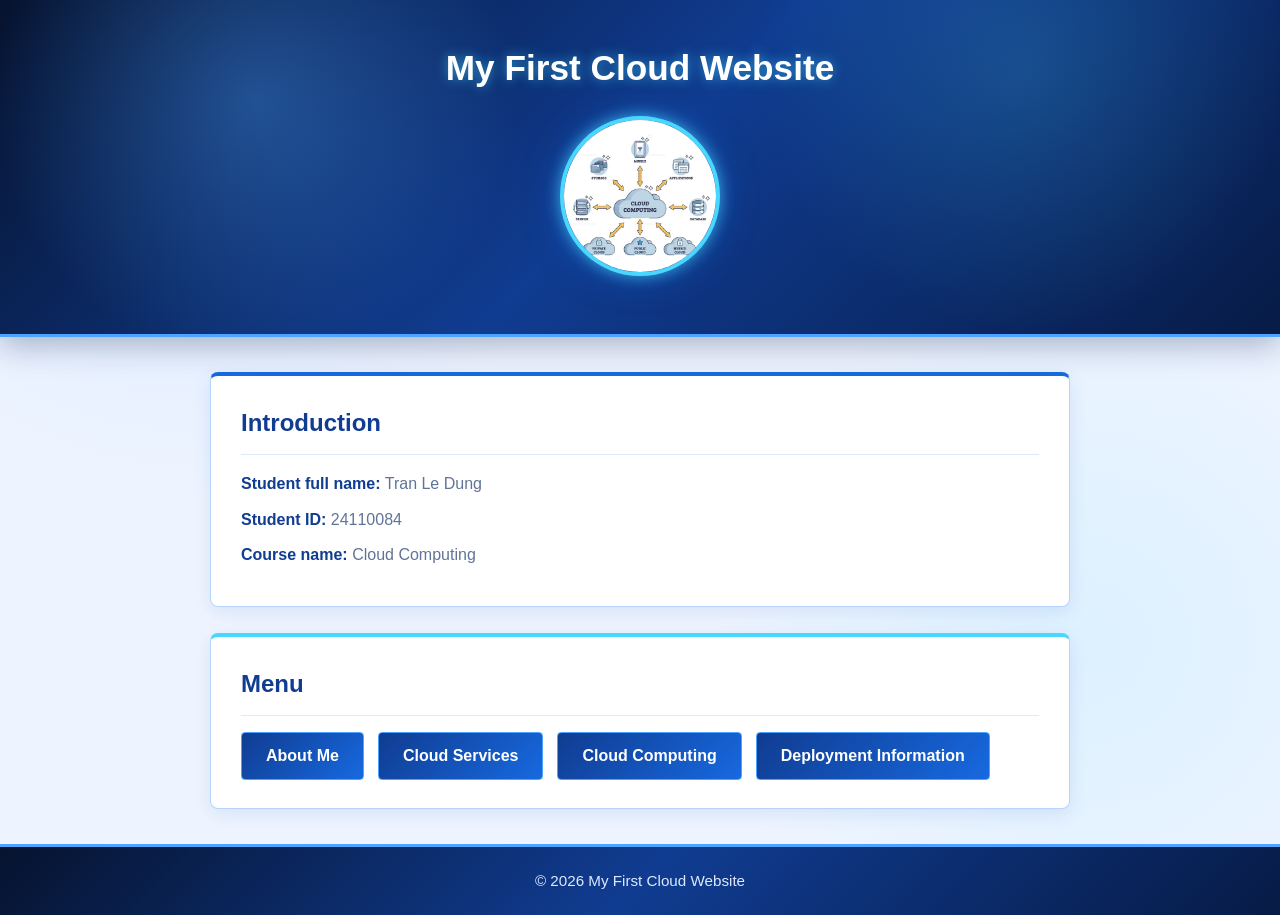
<file: index.html>
<!DOCTYPE html>
<html lang="en">

<head>
    <meta charset="UTF-8">
    <meta name="viewport" content="width=device-width, initial-scale=1.0">

    <title>My First Cloud Website</title>

    <link rel="stylesheet" href="asset/css/home.css">
    <script src="asset/js/home.js"></script>
</head>

<body>

    <header class="header">
        <h1>My First Cloud Website</h1>
        <img src="asset/image/intro.png" alt="Cloud Computing Introduction">
    </header>

    <main>

        <section class="intro">
            <h2>Introduction</h2>

            <p><strong>Student full name:</strong> Tran Le Dung</p>

            <p><strong>Student ID:</strong> 24110084</p>

            <p><strong>Course name:</strong> Cloud Computing</p>
        </section>

        <section class="menu">
            <h2>Menu</h2>
            <nav aria-label="Main navigation">
                <ul>
                    <li><a href="section/aboutMe.html">About Me</a></li>

                    <li><a href="section/cloudservice.html"> Cloud Services </a></li>
                     <li><a href="section/cloudComputing.html"> Cloud Computing </a></li>

                    <li><a href="section/deploymentInformation.html"> Deployment Information </a></li>
                </ul>
            </nav>
        </section>

    </main>

    <footer class="footer">
        <p>&copy; 2026 My First Cloud Website</p>
    </footer>

</body>
</file>
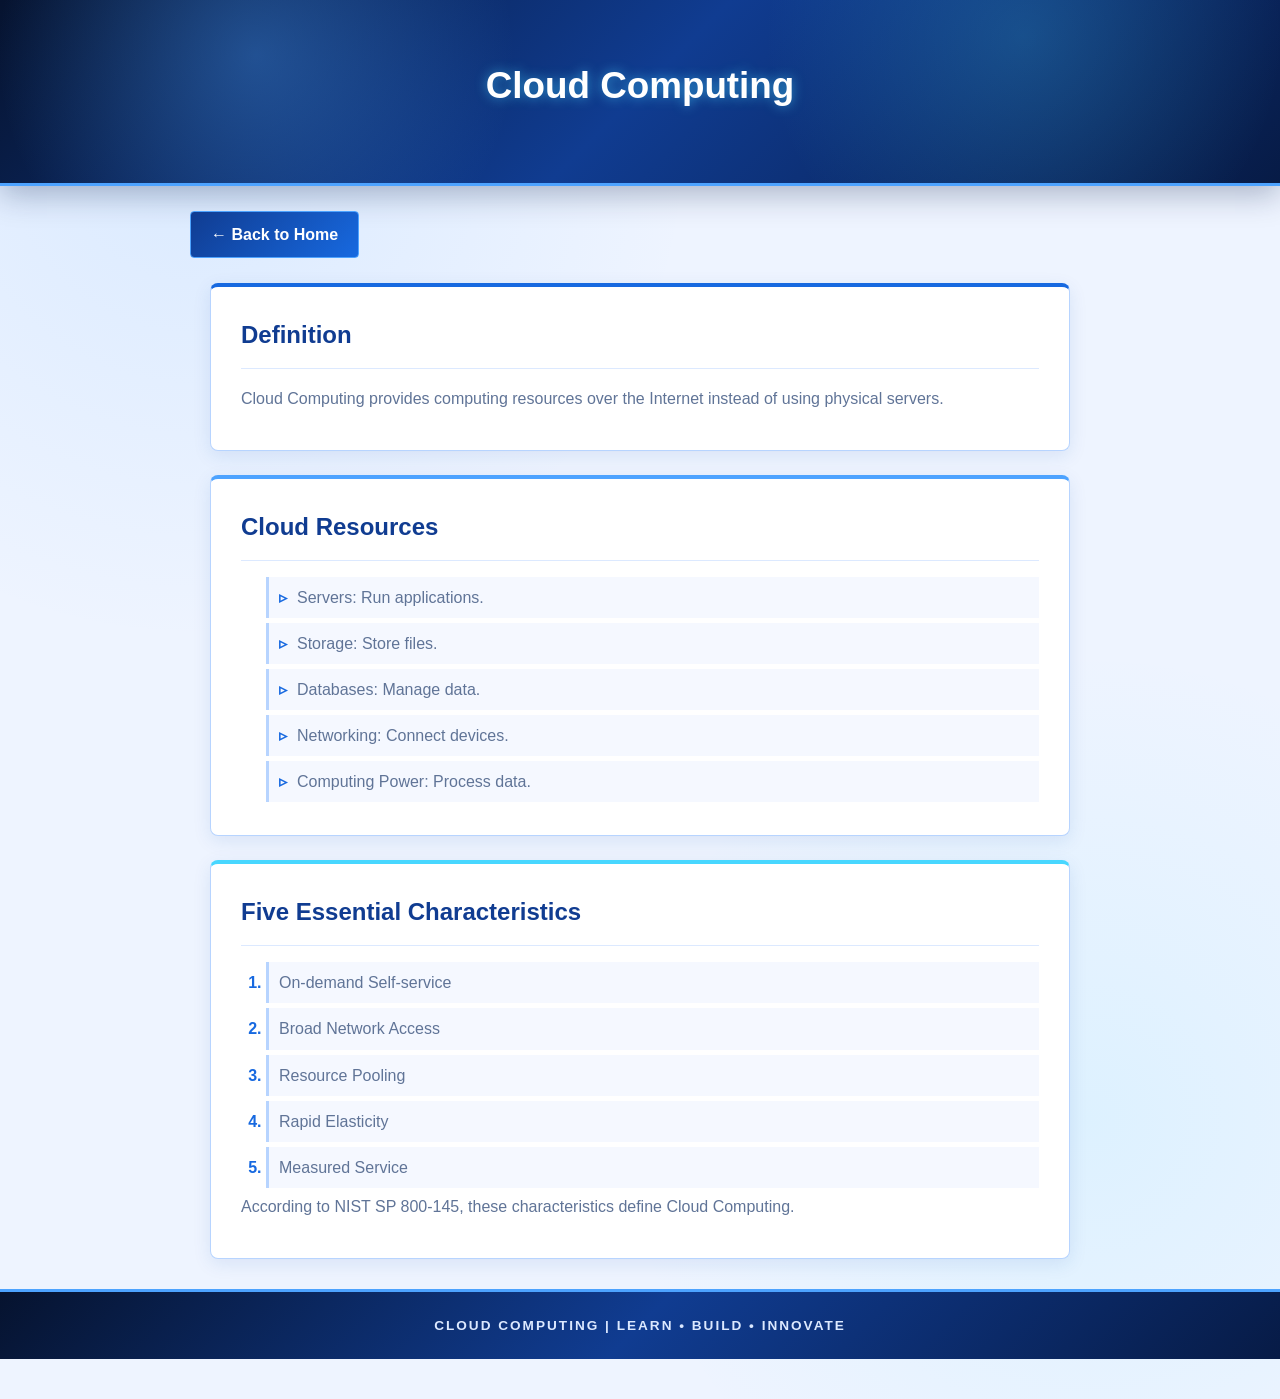
<file: section/cloudComputing.html>
<!DOCTYPE html>
<html lang="en">
<head>
    <meta charset="UTF-8">
    <meta name="viewport" content="width=device-width, initial-scale=1.0">
    <title>CloudComputing</title>
    <link rel="stylesheet" href="../asset/css/cloud.css">

</head>

<body>
    <h1>Cloud Computing</h1>
    <a class="back" href="../index.html">&larr; Back to Home</a>



    <div class="presentation">
        <section>
            <h2>Definition</h2>
            <p>
                Cloud Computing provides computing resources
                over the Internet instead of using physical servers.
            </p>
        </section>

        <section>
            <h2>Cloud Resources</h2>
            <ul>
                <li>Servers: Run applications.</li>
                <li>Storage: Store files.</li>
                <li>Databases: Manage data.</li>
                <li>Networking: Connect devices.</li>
                <li>Computing Power: Process data.</li>
            </ul>
        </section>

        <section>
            <h2>Five Essential Characteristics</h2>
            <ol>
                <li>On-demand Self-service</li>
                <li>Broad Network Access</li>
                <li>Resource Pooling</li>
                <li>Rapid Elasticity</li>
                <li>Measured Service</li>
            </ol>
            <p>
                According to NIST SP 800-145, these
                characteristics define Cloud Computing.
            </p>
        </section>
    </div>
</body>
</html>
</file>
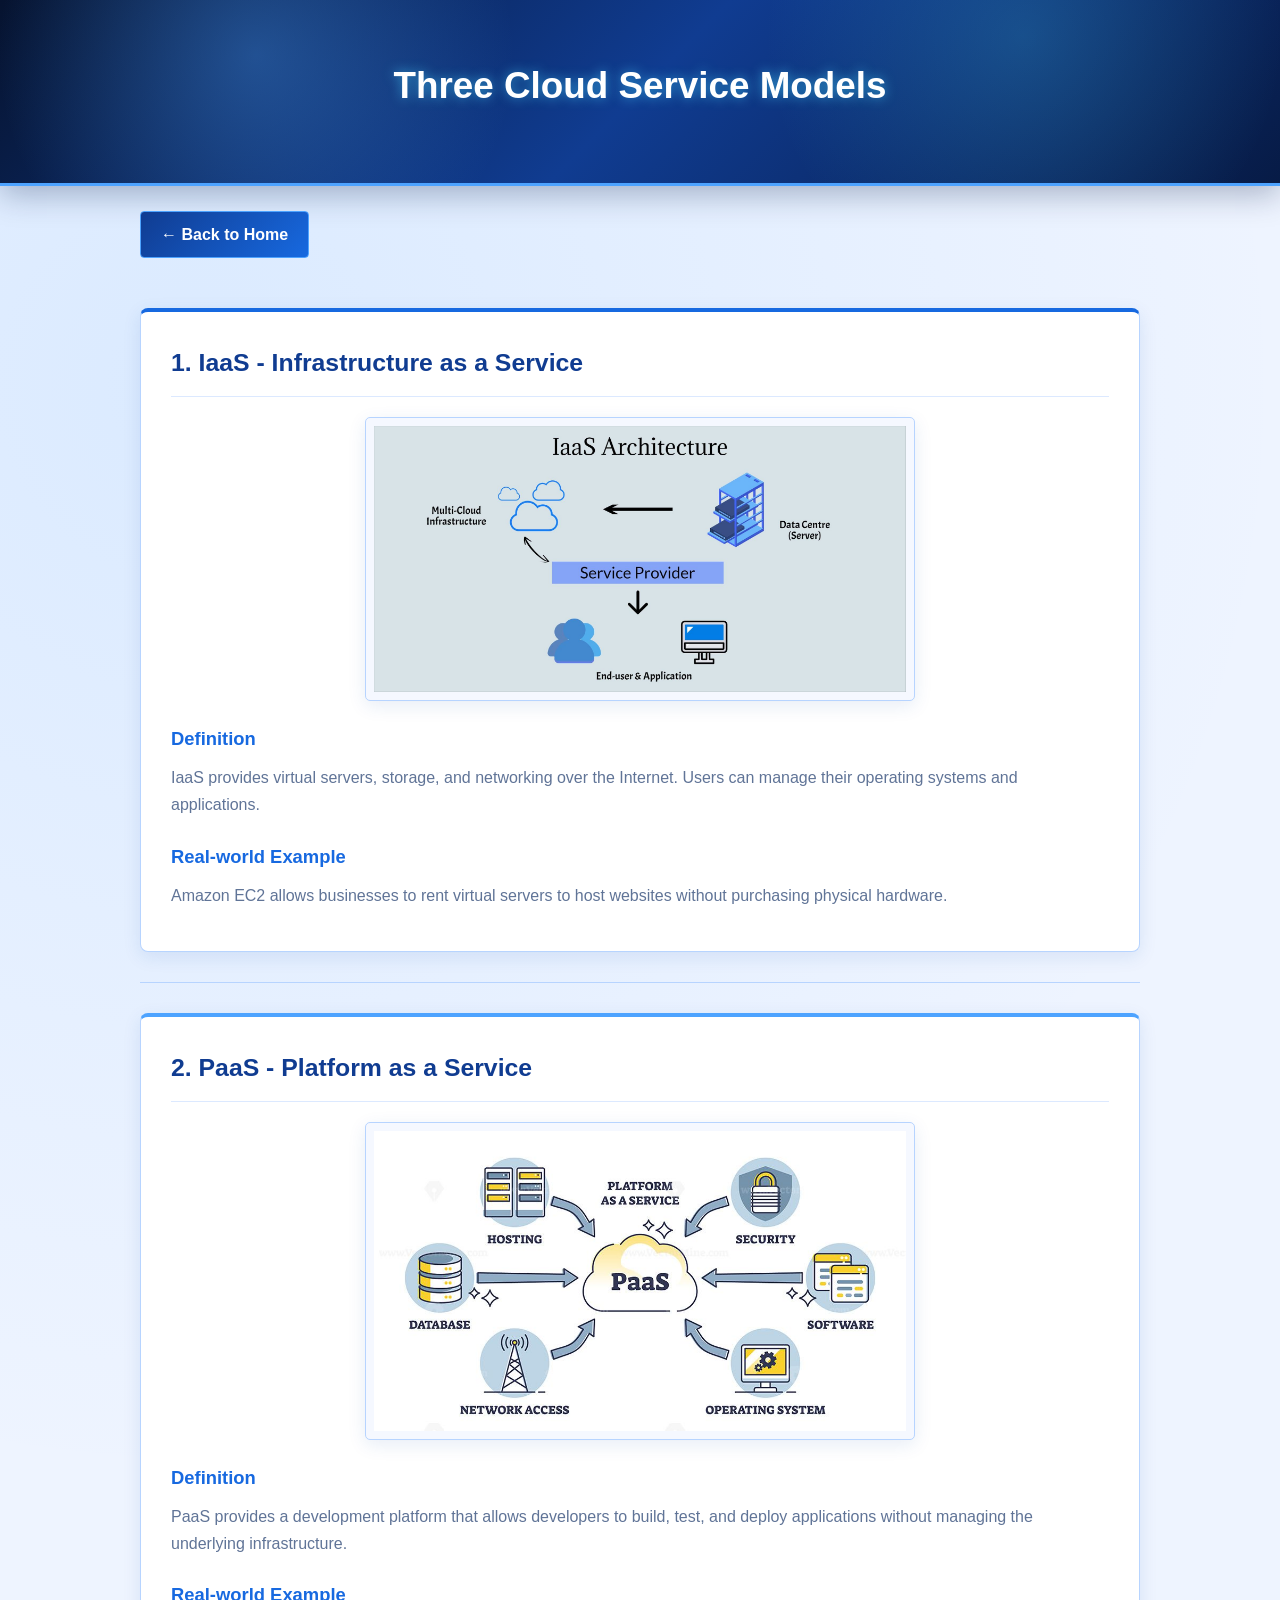
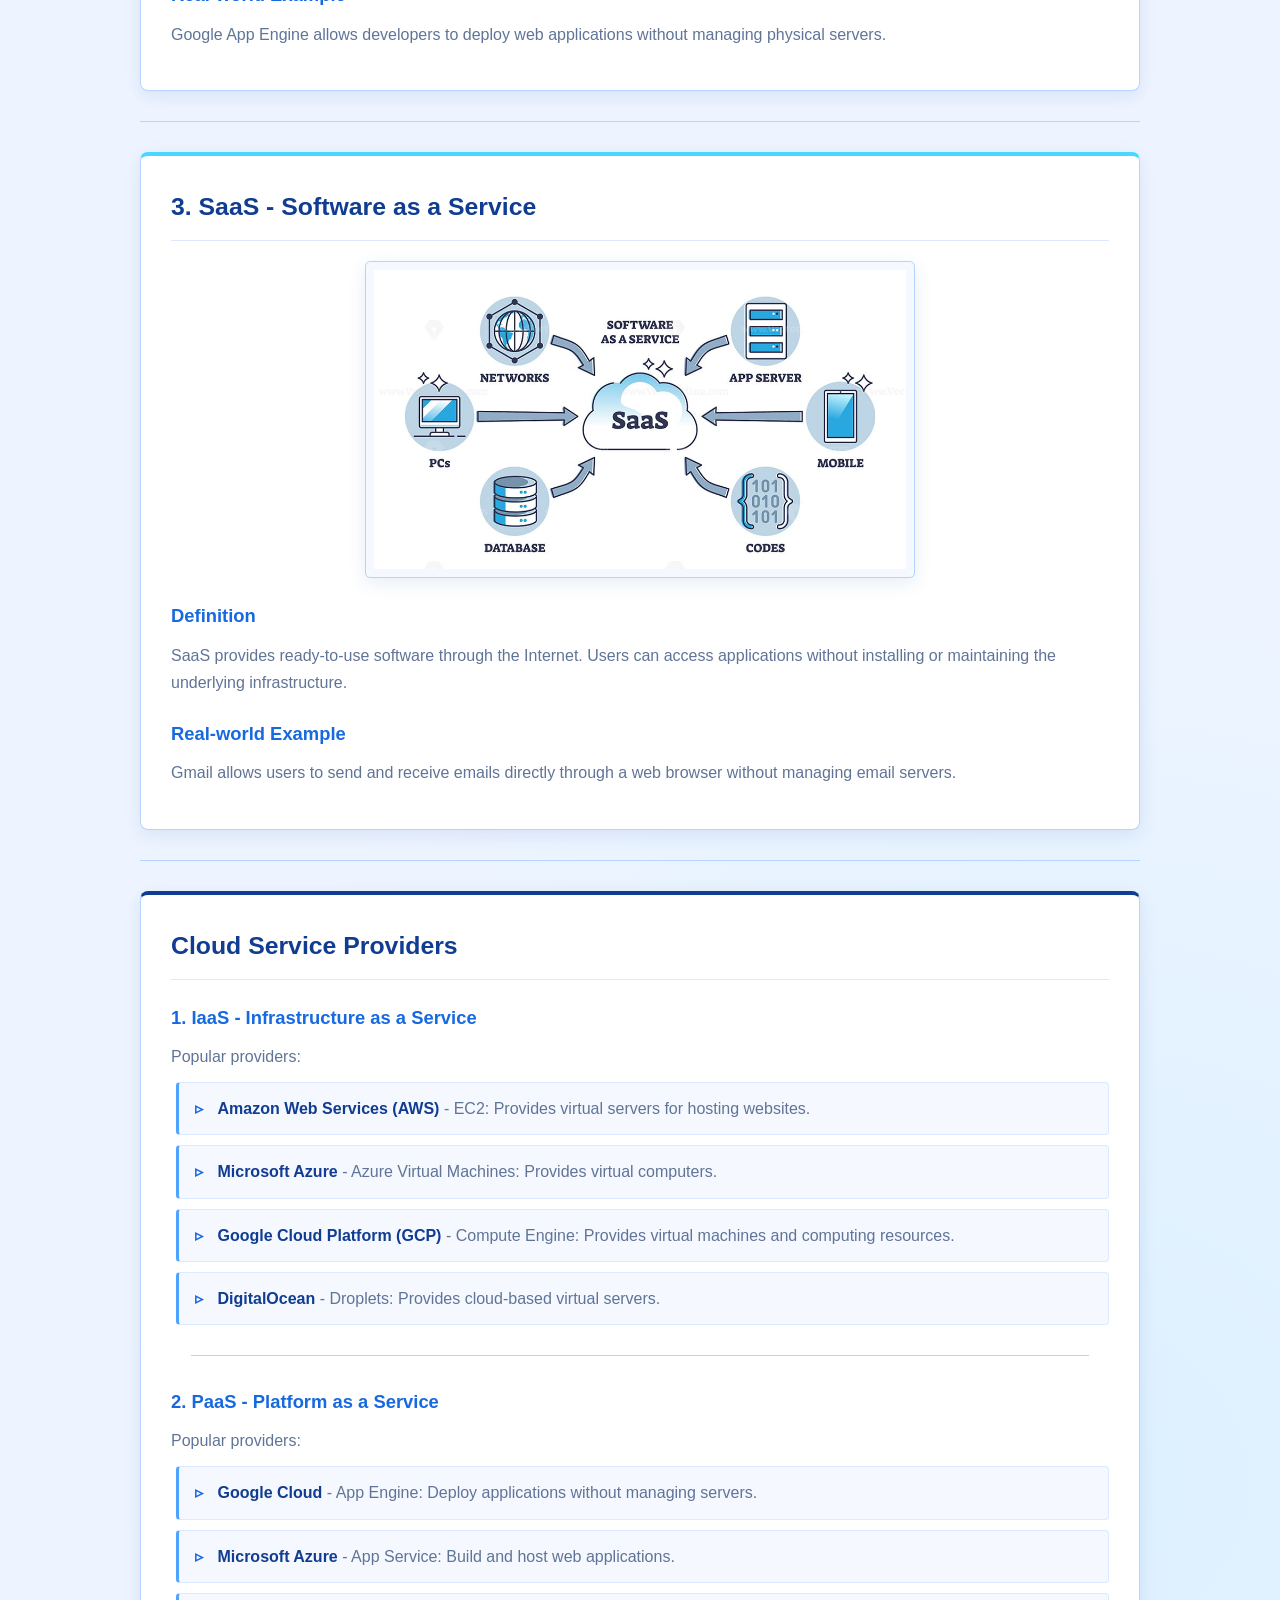
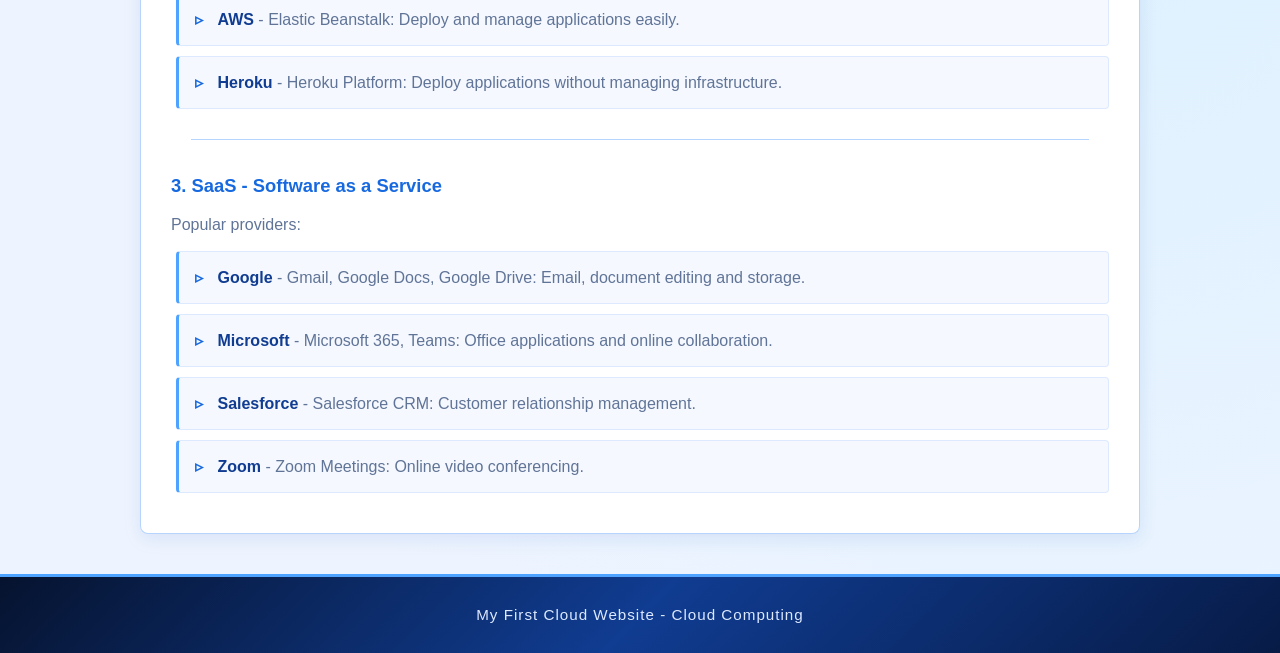
<file: section/cloudservice.html>
<!DOCTYPE html>
<html lang="en">

<head>
    <meta charset="UTF-8">
    <meta name="viewport" content="width=device-width, initial-scale=1.0">
    <link rel="stylesheet" href="../asset/css/service.css">

    <title>Cloud Service Models</title>
</head>

<body>

    <h1>Three Cloud Service Models</h1>

    <a href="../index.html">← Back to Home</a>


    <section>
        <h2>1. IaaS - Infrastructure as a Service</h2>

        <img src="../asset/image/iaas.jpeg"
             alt="IaaS Cloud Infrastructure"
             width="400">

        <h3>Definition</h3>
        <p>
            IaaS provides virtual servers, storage, and networking
            over the Internet. Users can manage their operating
            systems and applications.
        </p>

        <h3>Real-world Example</h3>
        <p>
            Amazon EC2 allows businesses to rent virtual servers
            to host websites without purchasing physical hardware.
        </p>
    </section>

    <hr>

    <section>
        <h2>2. PaaS - Platform as a Service</h2>

        <img src="../asset/image/paas.jpg"
             alt="PaaS Development Platform"
             width="400">

        <h3>Definition</h3>
        <p>
            PaaS provides a development platform that allows
            developers to build, test, and deploy applications
            without managing the underlying infrastructure.
        </p>

        <h3>Real-world Example</h3>
        <p>
            Google App Engine allows developers to deploy web
            applications without managing physical servers.
        </p>
    </section>

    <hr>

    <section>
        <h2>3. SaaS - Software as a Service</h2>

        <img src="../asset/image/saas.jpg"
             alt="SaaS Software Service"
             width="400">

        <h3>Definition</h3>
        <p>
            SaaS provides ready-to-use software through the Internet.
            Users can access applications without installing or
            maintaining the underlying infrastructure.
        </p>

        <h3>Real-world Example</h3>
        <p>
            Gmail allows users to send and receive emails directly
            through a web browser without managing email servers.
        </p>
    </section>

    <hr>
    <section>
    <h2>Cloud Service Providers</h2>

    <h3>1. IaaS - Infrastructure as a Service</h3>
    <p>Popular providers:</p>
    <ul>
        <li>
            <strong>Amazon Web Services (AWS)</strong> -
            EC2: Provides virtual servers for hosting websites.
        </li>
        <li>
            <strong>Microsoft Azure</strong> -
            Azure Virtual Machines: Provides virtual computers.
        </li>
        <li>
            <strong>Google Cloud Platform (GCP)</strong> -
            Compute Engine: Provides virtual machines and computing resources.
        </li>
        <li>
            <strong>DigitalOcean</strong> -
            Droplets: Provides cloud-based virtual servers.
        </li>
    </ul>

    <hr>

    <h3>2. PaaS - Platform as a Service</h3>
    <p>Popular providers:</p>
    <ul>
        <li>
            <strong>Google Cloud</strong> -
            App Engine: Deploy applications without managing servers.
        </li>
        <li>
            <strong>Microsoft Azure</strong> -
            App Service: Build and host web applications.
        </li>
        <li>
            <strong>AWS</strong> -
            Elastic Beanstalk: Deploy and manage applications easily.
        </li>
        <li>
            <strong>Heroku</strong> -
            Heroku Platform: Deploy applications without managing infrastructure.
        </li>
    </ul>

    <hr>

    <h3>3. SaaS - Software as a Service</h3>
    <p>Popular providers:</p>
    <ul>
        <li>
            <strong>Google</strong> -
            Gmail, Google Docs, Google Drive: Email, document editing and storage.
        </li>
        <li>
            <strong>Microsoft</strong> -
            Microsoft 365, Teams: Office applications and online collaboration.
        </li>
        <li>
            <strong>Salesforce</strong> -
            Salesforce CRM: Customer relationship management.
        </li>
        <li>
            <strong>Zoom</strong> -
            Zoom Meetings: Online video conferencing.
        </li>
    </ul>
</section>

    <footer>
        <p>My First Cloud Website - Cloud Computing</p>
    </footer>

</body>
</html>
</file>
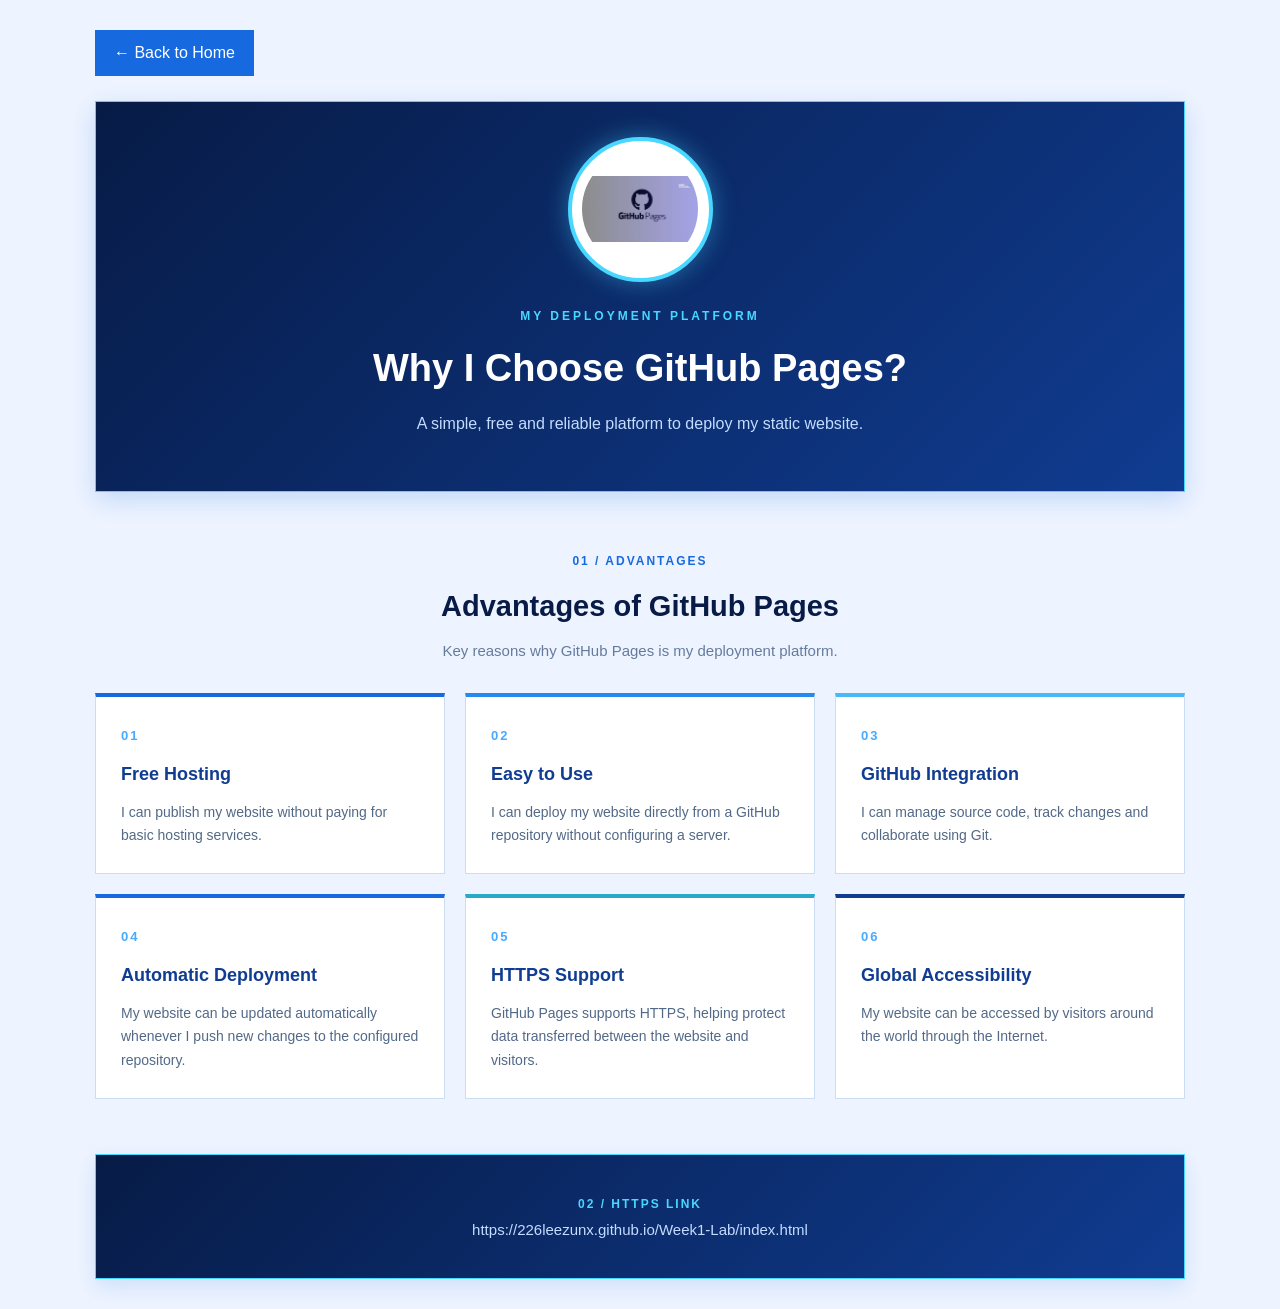
<file: section/deploymentInformation.html>
<!DOCTYPE html>
<html lang="en">

<head>
    <meta charset="UTF-8">
    <meta name="viewport" content="width=device-width, initial-scale=1.0">
    <link rel="stylesheet" href="../asset/css/deployment.css">
    <title>Why I Choose GitHub Pages</title>
</head>

<body>

    <section class="deployment-container">

        <a class="back-home" href="../index.html">← Back to Home</a>

        <!-- Main Header -->
        <header class="main-header">

            <div class="github-logo">
                <img src="../asset/image/github-pages.jpg" alt="GitHub Pages Logo">
            </div>

            <p class="section-label">MY DEPLOYMENT PLATFORM</p>

            <h1>Why I Choose GitHub Pages?</h1>

            <p class="subtitle">
                A simple, free and reliable platform to deploy my static website.
            </p>

        </header>


        <!-- Advantage Section -->
        <section class="advantage-section">

            <div class="section-heading">
                <span>01 / ADVANTAGES</span>
                <h2>Advantages of GitHub Pages</h2>
                <p>Key reasons why GitHub Pages is my deployment platform.</p>
            </div>

            <div class="reason-grid">

                <article class="reason-card">
                    <span class="reason-number">01</span>
                    <h3>Free Hosting</h3>
                    <p>
                        I can publish my website without paying for basic hosting services.
                    </p>
                </article>

                <article class="reason-card">
                    <span class="reason-number">02</span>
                    <h3>Easy to Use</h3>
                    <p>
                        I can deploy my website directly from a GitHub repository without
                        configuring a server.
                    </p>
                </article>

                <article class="reason-card">
                    <span class="reason-number">03</span>
                    <h3>GitHub Integration</h3>
                    <p>
                        I can manage source code, track changes and collaborate using Git.
                    </p>
                </article>

                <article class="reason-card">
                    <span class="reason-number">04</span>
                    <h3>Automatic Deployment</h3>
                    <p>
                        My website can be updated automatically whenever I push new changes
                        to the configured repository.
                    </p>
                </article>

                <article class="reason-card">
                    <span class="reason-number">05</span>
                    <h3>HTTPS Support</h3>
                    <p>
                        GitHub Pages supports HTTPS, helping protect data transferred
                        between the website and visitors.
                    </p>
                </article>

                <article class="reason-card">
                    <span class="reason-number">06</span>
                    <h3>Global Accessibility</h3>
                    <p>
                        My website can be accessed by visitors around the world through
                        the Internet.
                    </p>
                </article>

            </div>

        </section>


        <!-- Final Section -->
        <section class="final-section">

            <span class="final-label">02 / HTTPS LINK</span>
            <p>
                https://226leezunx.github.io/Week1-Lab/index.html
            </p>

        </section>

    </section>

</body>
</html>
</file>
<file: asset/css/home.css>
/* =========================================
   1. GALAXY COLOR PALETTE
========================================= */

:root {
    --bg: #eef4ff;
    --card: #ffffff;
    --card-soft: #f5f8ff;

    --navy: #071b46;
    --blue-dark: #103c91;
    --blue: #1769e0;
    --blue-light: #4da3ff;
    --cyan: #48d7ff;

    --border: #b7d4ff;
    --border-light: #dce9ff;

    --text: #10264f;
    --text-soft: #607497;

    --radius: 8px;

    --shadow:
        0 5px 18px rgba(20, 83, 170, 0.10);

    --shadow-hover:
        0 12px 28px rgba(23, 105, 224, 0.22);

    --glow:
        0 0 12px rgba(72, 215, 255, 0.35);
}


/* =========================================
   2. GLOBAL RESET
========================================= */

* {
    box-sizing: border-box;
    margin: 0;
    padding: 0;
}

html {
    scroll-behavior: smooth;
}

body {
    font-family: "Segoe UI", Roboto, Arial, sans-serif;

    background:
        radial-gradient(
            circle at 15% 10%,
            rgba(77, 163, 255, 0.12),
            transparent 30%
        ),
        radial-gradient(
            circle at 85% 70%,
            rgba(72, 215, 255, 0.10),
            transparent 30%
        ),
        var(--bg);

    color: var(--text);

    line-height: 1.6;

    min-height: 100vh;

    display: flex;
    flex-direction: column;
}


/* =========================================
   3. HEADER - GALAXY STYLE
========================================= */

.header {
    position: relative;

    background:
        radial-gradient(
            circle at 20% 30%,
            rgba(77, 163, 255, 0.35),
            transparent 25%
        ),
        radial-gradient(
            circle at 80% 20%,
            rgba(72, 215, 255, 0.18),
            transparent 25%
        ),
        linear-gradient(
            135deg,
            #06132f,
            #103c91,
            #071b46
        );

    color: #fff;

    text-align: center;

    padding: 40px 20px 50px;

    border-bottom: 3px solid var(--blue-light);

    box-shadow:
        0 8px 30px rgba(7, 27, 70, 0.3);
}

.header h1 {
    font-size: 2.2rem;

    margin-bottom: 20px;

    color: #fff;

    font-weight: 700;

    text-shadow:
        0 0 12px rgba(72, 215, 255, 0.6);
}


/* Logo */

.header img {
    width: 160px;
    height: 160px;

    object-fit: cover;

    border-radius: 50%;

    border: 4px solid var(--cyan);

    background: #fff;

    box-shadow:
        0 0 15px rgba(72, 215, 255, 0.7),
        0 0 35px rgba(23, 105, 224, 0.5);

    transition: transform 0.3s ease;
}

.header img:hover {
    transform: scale(1.04);

    box-shadow:
        0 0 20px rgba(72, 215, 255, 0.9),
        0 0 40px rgba(23, 105, 224, 0.6);
}


/* =========================================
   4. MAIN CONTENT
========================================= */

main {
    flex: 1;

    width: 100%;

    max-width: 900px;

    margin: 35px auto;

    padding: 0 20px;

    display: grid;

    gap: 26px;
}


/* =========================================
   5. INTRO & MENU CARDS
========================================= */

.intro,
.menu {
    background: var(--card);

    border: 1px solid var(--border);

    border-top: 4px solid var(--blue);

    border-radius: var(--radius);

    padding: 28px 30px;

    box-shadow: var(--shadow);

    transition:
        transform 0.25s ease,
        box-shadow 0.25s ease,
        border-color 0.25s ease;
}


/* Menu card */

.menu {
    border-top-color: var(--cyan);
}


/* Hover effect */

.intro.lifted,
.menu.lifted {
    transform: translateY(-6px);

    box-shadow: var(--shadow-hover);

    border-color: var(--blue-light);
}


/* =========================================
   6. HEADINGS
========================================= */

main h2 {
    color: var(--blue-dark);

    margin-bottom: 16px;

    font-size: 1.5rem;

    font-weight: 700;

    border-bottom: 1px solid var(--border-light);

    padding-bottom: 12px;
}


/* =========================================
   7. INTRODUCTION TEXT
========================================= */

.intro p {
    margin-bottom: 10px;

    color: var(--text-soft);

    font-size: 1rem;
}

.intro strong {
    color: var(--blue-dark);

    font-weight: 700;
}


/* =========================================
   8. MENU NAVIGATION
========================================= */

.menu ul {
    list-style: none;

    display: flex;

    flex-wrap: wrap;

    gap: 14px;
}

.menu li {
    display: inline-block;
}

.menu a {
    display: inline-block;

    text-decoration: none;

    color: #fff;

    background: linear-gradient(
        135deg,
        var(--blue-dark),
        var(--blue)
    );

    border: 1px solid var(--blue-light);

    padding: 10px 24px;

    border-radius: 4px;

    font-weight: 600;

    transition: all 0.25s ease;
}

.menu a:hover,
.menu a:focus-visible {
    background: var(--navy);

    color: var(--cyan);

    border-color: var(--cyan);

    transform: translateY(-4px);

    box-shadow: var(--glow);

    outline: none;
}


/* =========================================
   9. FOOTER
========================================= */

.footer {
    text-align: center;

    padding: 22px 18px;

    background: linear-gradient(
        135deg,
        #06132f,
        #103c91,
        #071b46
    );

    color: #dce9ff;

    border-top: 3px solid var(--blue-light);

    font-size: 0.95rem;
}


/* =========================================
   10. RESPONSIVE DESIGN
========================================= */

@media (max-width: 600px) {

    .header {
        padding: 30px 16px 40px;
    }

    .header h1 {
        font-size: 1.6rem;
    }

    .header img {
        width: 120px;
        height: 120px;
    }

    main {
        margin: 22px auto;

        padding: 0 14px;

        gap: 20px;
    }

    .intro,
    .menu {
        padding: 20px;
    }

    main h2 {
        font-size: 1.3rem;
    }

    .menu ul {
        flex-direction: column;
    }

    .menu li,
    .menu a {
        width: 100%;
    }

    .menu a {
        text-align: center;
    }
}


/* =========================================
   11. REDUCED MOTION
========================================= */

@media (prefers-reduced-motion: reduce) {

    *,
    *::before,
    *::after {
        scroll-behavior: auto !important;

        transition: none !important;

        animation: none !important;
    }
}
</file>
<file: asset/css/cloud.css>
/* =========================================
   1. GALAXY COLOR PALETTE
========================================= */

:root {
    --bg: #eef4ff;
    --card: #ffffff;
    --card-soft: #f5f8ff;

    --navy: #071b46;
    --blue-dark: #103c91;
    --blue: #1769e0;
    --blue-light: #4da3ff;
    --cyan: #48d7ff;

    --border: #b7d4ff;
    --border-light: #dce9ff;

    --text: #10264f;
    --text-soft: #607497;

    --radius: 8px;

    --shadow:
        0 5px 18px rgba(20, 83, 170, 0.10);

    --shadow-hover:
        0 12px 28px rgba(23, 105, 224, 0.22);

    --glow:
        0 0 12px rgba(72, 215, 255, 0.35);
}


/* =========================================
   2. GLOBAL RESET
========================================= */

* {
    box-sizing: border-box;
    margin: 0;
    padding: 0;
}

html {
    scroll-behavior: smooth;
}

body {
    font-family: "Segoe UI", Roboto, Arial, sans-serif;

    background:
        radial-gradient(
            circle at 15% 10%,
            rgba(77, 163, 255, 0.12),
            transparent 30%
        ),
        radial-gradient(
            circle at 85% 80%,
            rgba(72, 215, 255, 0.10),
            transparent 30%
        ),
        var(--bg);

    color: var(--text);

    line-height: 1.7;

    min-height: 100vh;

    padding-bottom: 40px;
}


/* =========================================
   3. MAIN TITLE
========================================= */

body > h1 {
    text-align: center;

    color: #ffffff;

    font-size: 2.3rem;

    font-weight: 700;

    padding: 55px 20px 65px;

    background:
        radial-gradient(
            circle at 20% 30%,
            rgba(77, 163, 255, 0.35),
            transparent 25%
        ),
        radial-gradient(
            circle at 80% 20%,
            rgba(72, 215, 255, 0.2),
            transparent 25%
        ),
        linear-gradient(
            135deg,
            #06132f,
            #103c91,
            #071b46
        );

    border-bottom: 3px solid var(--blue-light);

    box-shadow:
        0 8px 30px rgba(7, 27, 70, 0.3);

    text-shadow:
        0 0 12px rgba(72, 215, 255, 0.6);
}


/* =========================================
   4. BACK BUTTON
========================================= */

.back {
    display: inline-block;

    margin: 25px 0 0  max(20px, calc((100% - 900px) / 2));

    padding: 9px 20px;

    text-decoration: none;

    color: #ffffff;

    background: linear-gradient(
        135deg,
        var(--blue-dark),
        var(--blue)
    );

    border: 1px solid var(--blue-light);

    border-radius: 4px;

    font-weight: 600;

    transition: all 0.25s ease;
}

.back:hover,
.back:focus-visible {
    background: var(--navy);

    color: var(--cyan);

    transform: translateY(-3px);

    box-shadow: var(--glow);

    outline: none;
}


/* =========================================
   5. PRESENTATION CONTAINER
========================================= */

.presentation {
    width: 100%;

    max-width: 900px;

    margin: 25px auto;

    padding: 0 20px;

    display: grid;

    gap: 24px;
}


/* =========================================
   6. CONTENT SECTIONS
========================================= */

.presentation section {
    position: relative;

    background: var(--card);

    border: 1px solid var(--border);

    border-top: 4px solid var(--blue);

    border-radius: var(--radius);

    padding: 28px 30px;

    box-shadow: var(--shadow);

    transition:
        transform 0.25s ease,
        box-shadow 0.25s ease,
        border-color 0.25s ease;
}


/* Different accent colors for sections */

.presentation section:nth-child(2) {
    border-top-color: var(--blue-light);
}

.presentation section:nth-child(3) {
    border-top-color: var(--cyan);
}


/* Hover effect */

.presentation section:hover {
    transform: translateY(-5px);

    box-shadow: var(--shadow-hover);

    border-color: var(--blue-light);
}


/* =========================================
   7. SECTION HEADINGS
========================================= */

.presentation h2 {
    color: var(--blue-dark);

    font-size: 1.5rem;

    font-weight: 700;

    margin-bottom: 16px;

    padding-bottom: 12px;

    border-bottom: 1px solid var(--border-light);
}


/* =========================================
   8. PARAGRAPHS
========================================= */

.presentation p {
    color: var(--text-soft);

    font-size: 1rem;

    margin-bottom: 10px;
}


/* =========================================
   9. LISTS
========================================= */

.presentation ul,
.presentation ol {
    padding-left: 25px;

    color: var(--text-soft);
}

.presentation li {
    padding: 7px 10px;

    margin-bottom: 5px;

    border-left: 3px solid var(--border);

    background: var(--card-soft);

    transition: all 0.2s ease;
}


/* Bullet list */

.presentation ul {
    list-style-type: none;
}

.presentation ul li::before {
    content: "▹";

    color: var(--blue);

    font-weight: bold;

    margin-right: 10px;
}


/* Number list */

.presentation ol li::marker {
    color: var(--blue);

    font-weight: 700;
}


/* List hover */

.presentation li:hover {
    background: #e5f1ff;

    border-left-color: var(--cyan);

    transform: translateX(4px);
}


/* =========================================
   10. FOOTER SPACE
========================================= */

body::after {
    content: "CLOUD COMPUTING  |  LEARN • BUILD • INNOVATE";

    display: block;

    text-align: center;

    padding: 22px 10px;

    margin-top: 30px;

    background: linear-gradient(
        135deg,
        #06132f,
        #103c91,
        #071b46
    );

    color: #dce9ff;

    border-top: 3px solid var(--blue-light);

    font-size: 0.85rem;

    letter-spacing: 2px;

    font-weight: 600;
}


/* =========================================
   11. RESPONSIVE DESIGN
========================================= */

@media (max-width: 600px) {

    body > h1 {
        font-size: 1.7rem;

        padding: 40px 15px 45px;
    }

    .back {
        margin: 20px 14px 0;
    }

    .presentation {
        padding: 0 14px;

        margin: 20px auto;

        gap: 18px;
    }

    .presentation section {
        padding: 20px;
    }

    .presentation h2 {
        font-size: 1.25rem;
    }

    .presentation p,
    .presentation li {
        font-size: 0.95rem;
    }
}


/* =========================================
   12. ACCESSIBILITY
========================================= */

@media (prefers-reduced-motion: reduce) {

    *,
    *::before,
    *::after {
        scroll-behavior: auto !important;

        transition: none !important;

        animation: none !important;
    }
}
</file>
<file: asset/css/service.css>
/* =========================================
   1. GALAXY COLOR PALETTE
========================================= */

:root {
    --bg: #eef4ff;
    --card: #ffffff;
    --card-soft: #f5f8ff;

    --navy: #071b46;
    --blue-dark: #103c91;
    --blue: #1769e0;
    --blue-light: #4da3ff;
    --cyan: #48d7ff;

    --border: #b7d4ff;
    --border-light: #dce9ff;

    --text: #10264f;
    --text-soft: #607497;

    --radius: 8px;

    --shadow: 0 5px 18px rgba(20, 83, 170, 0.10);
    --shadow-hover: 0 12px 28px rgba(23, 105, 224, 0.22);
    --glow: 0 0 12px rgba(72, 215, 255, 0.35);
}


/* =========================================
   2. GLOBAL RESET
========================================= */

* {
    box-sizing: border-box;
    margin: 0;
    padding: 0;
}

html {
    scroll-behavior: smooth;
}

body {
    font-family: "Segoe UI", Roboto, Arial, sans-serif;

    background:
        radial-gradient(
            circle at 15% 10%,
            rgba(77, 163, 255, 0.12),
            transparent 30%
        ),
        radial-gradient(
            circle at 85% 80%,
            rgba(72, 215, 255, 0.10),
            transparent 30%
        ),
        var(--bg);

    color: var(--text);
    line-height: 1.7;
    min-height: 100vh;
}


/* =========================================
   3. HEADER
========================================= */

body > h1 {
    text-align: center;

    color: #ffffff;

    font-size: 2.3rem;
    font-weight: 700;

    padding: 55px 20px 65px;

    background:
        radial-gradient(
            circle at 20% 30%,
            rgba(77, 163, 255, 0.35),
            transparent 25%
        ),
        radial-gradient(
            circle at 80% 20%,
            rgba(72, 215, 255, 0.2),
            transparent 25%
        ),
        linear-gradient(
            135deg,
            #06132f,
            #103c91,
            #071b46
        );

    border-bottom: 3px solid var(--blue-light);

    box-shadow: 0 8px 30px rgba(7, 27, 70, 0.3);

    text-shadow: 0 0 12px rgba(72, 215, 255, 0.6);
}


/* =========================================
   4. BACK TO HOME
========================================= */

body > a {
    display: inline-block;

    margin: 25px max(20px, calc((100% - 1000px) / 2));

    padding: 9px 20px;

    text-decoration: none;

    color: #ffffff;

    background: linear-gradient(
        135deg,
        var(--blue-dark),
        var(--blue)
    );

    border: 1px solid var(--blue-light);
    border-radius: 4px;

    font-weight: 600;

    transition: all 0.25s ease;
}

body > a:hover,
body > a:focus-visible {
    background: var(--navy);
    color: var(--cyan);

    transform: translateY(-3px);

    box-shadow: var(--glow);
}


/* =========================================
   5. GENERAL SECTION
========================================= */

body > section {
    width: calc(100% - 40px);
    max-width: 1000px;

    margin: 25px auto;

    padding: 30px;

    background: var(--card);

    border: 1px solid var(--border);

    border-top: 4px solid var(--blue);

    border-radius: var(--radius);

    box-shadow: var(--shadow);

    transition:
        transform 0.25s ease,
        box-shadow 0.25s ease,
        border-color 0.25s ease;
}

body > section:hover {
    transform: translateY(-4px);

    box-shadow: var(--shadow-hover);

    border-color: var(--blue-light);
}


/* =========================================
   6. SERVICE MODEL ACCENT COLORS
========================================= */

/* IaaS */

body > section:nth-of-type(1) {
    border-top-color: var(--blue);
}

/* PaaS */

body > section:nth-of-type(2) {
    border-top-color: var(--blue-light);
}

/* SaaS */

body > section:nth-of-type(3) {
    border-top-color: var(--cyan);
}

/* Cloud Providers */

body > section:nth-of-type(4) {
    border-top-color: var(--blue-dark);
}


/* =========================================
   7. HEADINGS
========================================= */

section h2 {
    color: var(--blue-dark);

    font-size: 1.55rem;
    font-weight: 700;

    margin-bottom: 20px;

    padding-bottom: 12px;

    border-bottom: 1px solid var(--border-light);
}

section h3 {
    color: var(--blue);

    font-size: 1.15rem;

    margin: 22px 0 10px;
}


/* =========================================
   8. IMAGES
========================================= */

section img {
    display: block;

    width: 100%;
    max-width: 550px;

    height: auto;

    max-height: 320px;

    object-fit: contain;

    margin: 20px auto;

    padding: 8px;

    background: var(--card-soft);

    border: 1px solid var(--border);

    border-radius: 5px;

    box-shadow: var(--shadow);

    transition: all 0.3s ease;
}

section img:hover {
    transform: scale(1.02);

    border-color: var(--cyan);

    box-shadow: var(--shadow-hover);
}


/* =========================================
   9. PARAGRAPHS
========================================= */

section p {
    color: var(--text-soft);

    font-size: 1rem;

    margin-bottom: 12px;
}

section strong {
    color: var(--blue-dark);

    font-weight: 700;
}


/* =========================================
   10. LISTS
========================================= */

section ul {
    list-style: none;

    padding-left: 5px;

    margin-top: 12px;
}

section li {
    position: relative;

    background: var(--card-soft);

    border: 1px solid var(--border-light);

    border-left: 3px solid var(--blue-light);

    border-radius: 4px;

    padding: 12px 16px;

    margin-bottom: 10px;

    color: var(--text-soft);

    transition: all 0.2s ease;
}

section li::before {
    content: "▹";

    color: var(--blue);

    font-weight: bold;

    margin-right: 10px;
}

section li:hover {
    background: #e5f1ff;

    border-left-color: var(--cyan);

    transform: translateX(4px);
}


/* =========================================
   11. HORIZONTAL DIVIDER
========================================= */

hr {
    width: calc(100% - 40px);
    max-width: 1000px;

    margin: 30px auto;

    border: none;

    border-top: 1px solid var(--border);
}


/* =========================================
   12. FOOTER
========================================= */

footer {
    text-align: center;

    padding: 25px 18px;

    margin-top: 40px;

    background: linear-gradient(
        135deg,
        #06132f,
        #103c91,
        #071b46
    );

    color: #dce9ff;

    border-top: 3px solid var(--blue-light);

    font-size: 0.95rem;
}

footer p {
    letter-spacing: 1px;
}


/* =========================================
   13. RESPONSIVE DESIGN
========================================= */

@media (max-width: 600px) {

    body > h1 {
        font-size: 1.7rem;
        padding: 40px 15px 45px;
    }

    body > a {
        margin: 20px 14px;
    }

    body > section {
        width: calc(100% - 28px);

        padding: 20px;

        margin: 18px auto;
    }

    section h2 {
        font-size: 1.3rem;
    }

    section h3 {
        font-size: 1.05rem;
    }

    section p,
    section li {
        font-size: 0.95rem;
    }

    section img {
        max-height: 240px;
    }

    hr {
        width: calc(100% - 28px);
    }

    footer {
        font-size: 0.85rem;
    }
}


/* =========================================
   14. ACCESSIBILITY
========================================= */

@media (prefers-reduced-motion: reduce) {

    *,
    *::before,
    *::after {
        scroll-behavior: auto !important;

        transition: none !important;

        animation: none !important;
    }
}
</file>
<file: asset/css/deployment.css>
/* =========================
   GENERAL
========================= */

* {
    margin: 0;
    padding: 0;
    box-sizing: border-box;
}

body {
    font-family: Arial, Helvetica, sans-serif;
    background: #eef4ff;
    color: #102b59;
    line-height: 1.6;
}

.deployment-container {
    max-width: 1150px;
    margin: 0 auto;
    padding: 30px;
}


/* =========================
   BACK HOME
========================= */

.back-home {
    display: inline-block;
    text-decoration: none;
    color: white;
    background: #1769e0;
    padding: 9px 18px;
    border: 1px solid #1769e0;
    margin-bottom: 25px;
    transition: 0.25s;
}

.back-home:hover {
    background: #103c91;
    border-color: #48d7ff;
}


/* =========================
   MAIN HEADER
========================= */

.main-header {
    text-align: center;
    padding: 35px 20px 55px;
    background: linear-gradient(135deg, #071b46, #103c91);
    border: 1px solid #48d7ff;
    box-shadow: 0 8px 25px rgba(23, 105, 224, 0.2);
    color: white;
}

/* Circular logo frame */
.github-logo {
    width: 145px;
    height: 145px;
    margin: 0 auto 25px;
    border-radius: 50%;
    background: white;
    border: 4px solid #48d7ff;
    display: flex;
    justify-content: center;
    align-items: center;
    overflow: hidden;
    box-shadow: 0 0 25px rgba(72, 215, 255, 0.4);
}

.github-logo img {
    width: 85%;
    height: 85%;
    object-fit: contain;
    border-radius: 50%;
}

.section-label {
    color: #48d7ff;
    font-size: 12px;
    font-weight: bold;
    letter-spacing: 3px;
    margin-bottom: 12px;
}

.main-header h1 {
    color: white;
    font-size: 38px;
    margin-bottom: 12px;
}

.subtitle {
    color: #c4dcff;
    font-size: 16px;
}


/* =========================
   ADVANTAGE SECTION
========================= */

.advantage-section {
    margin-top: 55px;
}

.section-heading {
    text-align: center;
    margin-bottom: 30px;
}

.section-heading span {
    color: #1769e0;
    font-size: 12px;
    font-weight: bold;
    letter-spacing: 2px;
}

.section-heading h2 {
    color: #071b46;
    font-size: 29px;
    margin: 10px 0;
}

.section-heading p {
    color: #647b9e;
    font-size: 15px;
}


/* =========================
   ADVANTAGE CARDS
========================= */

.reason-grid {
    display: grid;
    grid-template-columns: repeat(3, 1fr);
    gap: 20px;
}

.reason-card {
    background: white;
    border: 1px solid #cbdcf5;
    border-top: 4px solid #1769e0;
    padding: 25px;
    min-height: 180px;
    transition: 0.25s ease;
}

.reason-card:hover {
    transform: translateY(-5px);
    border-color: #48d7ff;
    box-shadow: 0 8px 20px rgba(23, 105, 224, 0.15);
}

.reason-number {
    color: #48aaff;
    font-size: 13px;
    font-weight: bold;
    letter-spacing: 2px;
}

.reason-card h3 {
    color: #103c91;
    font-size: 18px;
    margin: 12px 0;
}

.reason-card p {
    color: #526987;
    font-size: 14px;
    line-height: 1.7;
}


/* Different card accents */

.reason-card:nth-child(2) {
    border-top-color: #2589ed;
}

.reason-card:nth-child(3) {
    border-top-color: #48b9f5;
}

.reason-card:nth-child(4) {
    border-top-color: #1769e0;
}

.reason-card:nth-child(5) {
    border-top-color: #27a9c7;
}

.reason-card:nth-child(6) {
    border-top-color: #103c91;
}


/* =========================
   FINAL SECTION
========================= */

.final-section {
    margin-top: 55px;
    padding: 35px;
    text-align: center;
    background: linear-gradient(135deg, #071b46, #103c91);
    border: 1px solid #48d7ff;
    box-shadow: 0 8px 20px rgba(23, 105, 224, 0.15);
}

.final-label {
    color: #48d7ff;
    font-size: 12px;
    font-weight: bold;
    letter-spacing: 2px;
}

.final-section h2 {
    color: white;
    font-size: 27px;
    margin: 12px 0;
}

.final-section p {
    max-width: 780px;
    margin: 0 auto;
    color: #c4dcff;
    font-size: 15px;
    line-height: 1.8;
}


/* =========================
   RESPONSIVE
========================= */

@media (max-width: 850px) {

    .reason-grid {
        grid-template-columns: repeat(2, 1fr);
    }

    .main-header h1 {
        font-size: 31px;
    }
}

@media (max-width: 550px) {

    .deployment-container {
        padding: 15px;
    }

    .reason-grid {
        grid-template-columns: 1fr;
    }

    .main-header {
        padding: 30px 15px 40px;
    }

    .main-header h1 {
        font-size: 25px;
    }

    .github-logo {
        width: 120px;
        height: 120px;
    }

    .section-heading h2 {
        font-size: 24px;
    }

    .final-section {
        padding: 25px 18px;
    }
}
</file>
